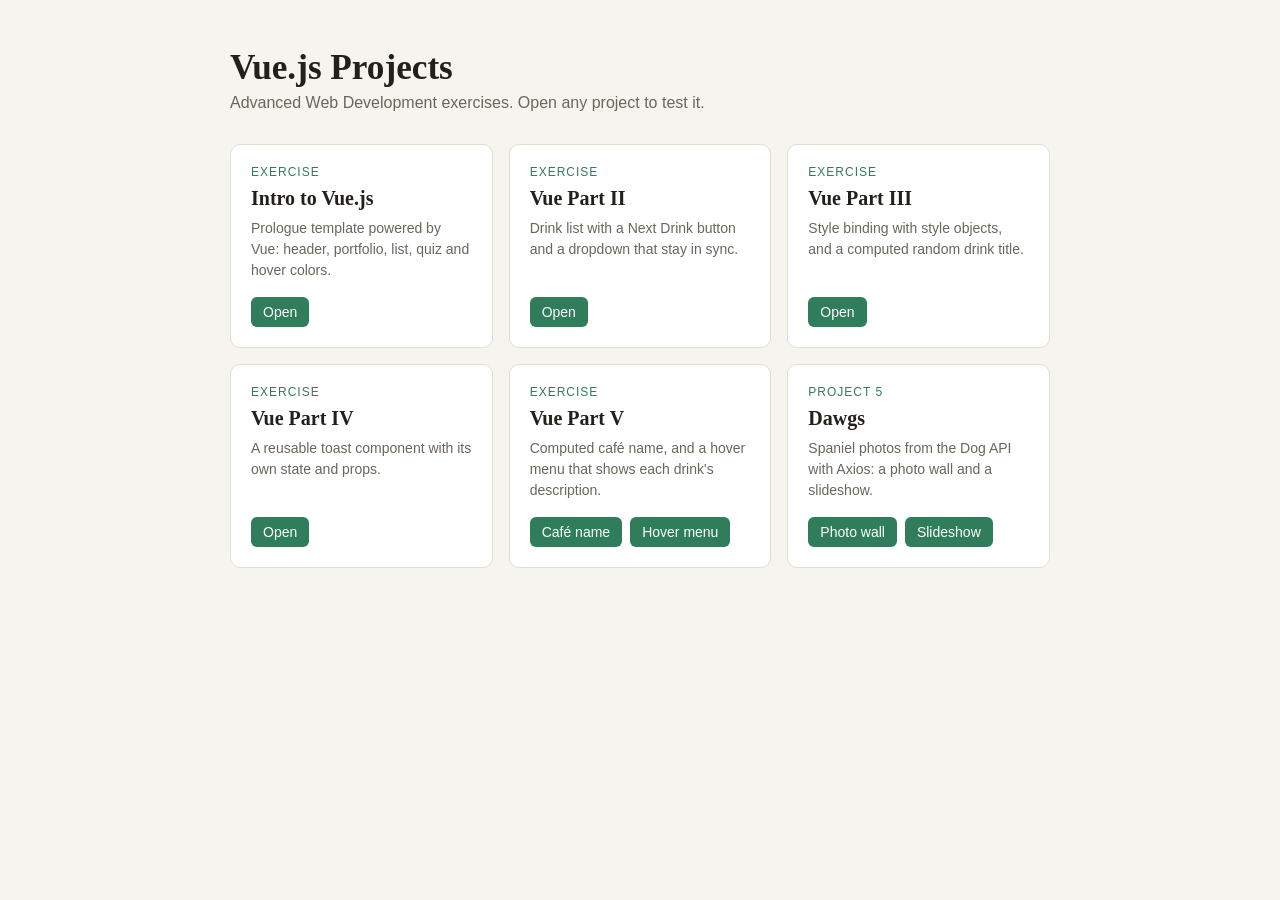
<file: index.html>
<!DOCTYPE html>
<html lang="en">
<head>
    <meta charset="UTF-8">
    <meta name="viewport" content="width=device-width, initial-scale=1.0">
    <title>Vue.js Projects</title>
    <style>
        :root { --bg: #f6f4ef; --card: #ffffff; --ink: #23201b; --muted: #6b655c; --line: #e3ded4; --accent: #2f7d5b; }
        * { box-sizing: border-box; }
        body { margin: 0; background: var(--bg); color: var(--ink); font-family: Georgia, "Times New Roman", serif; }
        .wrap { max-width: 860px; margin: 0 auto; padding: 48px 20px 64px; }
        h1 { font-size: 2.2rem; margin: 0 0 6px; }
        .sub { color: var(--muted); margin: 0 0 32px; font-family: Arial, sans-serif; }
        .grid { display: grid; grid-template-columns: repeat(auto-fit, minmax(240px, 1fr)); gap: 16px; }
        .card { background: var(--card); border: 1px solid var(--line); border-radius: 10px; padding: 20px; display: flex; flex-direction: column; gap: 8px; }
        .tag { font-family: Arial, sans-serif; font-size: 12px; letter-spacing: 1px; text-transform: uppercase; color: var(--accent); }
        .card h2 { font-size: 1.25rem; margin: 0; }
        .card p { font-family: Arial, sans-serif; font-size: 14px; color: var(--muted); margin: 0; line-height: 1.5; }
        .links { margin-top: auto; padding-top: 8px; display: flex; flex-wrap: wrap; gap: 8px; }
        .links a { font-family: Arial, sans-serif; font-size: 14px; text-decoration: none; color: #fff; background: var(--accent); padding: 7px 12px; border-radius: 6px; }
        .links a:hover { background: #245f45; }
    </style>
</head>
<body>
    <div class="wrap">
        <h1>Vue.js Projects</h1>
        <p class="sub">Advanced Web Development exercises. Open any project to test it.</p>

        <div class="grid">
            <div class="card">
                <span class="tag">Exercise</span>
                <h2>Intro to Vue.js</h2>
                <p>Prologue template powered by Vue: header, portfolio, list, quiz and hover colors.</p>
                <div class="links"><a href="Exercise%201%20-%20Intro%20to%20Vue%20(vueOne)/index.html">Open</a></div>
            </div>

            <div class="card">
                <span class="tag">Exercise</span>
                <h2>Vue Part II</h2>
                <p>Drink list with a Next Drink button and a dropdown that stay in sync.</p>
                <div class="links"><a href="vue-part-2/vue2.html">Open</a></div>
            </div>

            <div class="card">
                <span class="tag">Exercise</span>
                <h2>Vue Part III</h2>
                <p>Style binding with style objects, and a computed random drink title.</p>
                <div class="links"><a href="vue-part-3/VueIII.html">Open</a></div>
            </div>

            <div class="card">
                <span class="tag">Exercise</span>
                <h2>Vue Part IV</h2>
                <p>A reusable toast component with its own state and props.</p>
                <div class="links"><a href="vue-part-4/component.html">Open</a></div>
            </div>

            <div class="card">
                <span class="tag">Exercise</span>
                <h2>Vue Part V</h2>
                <p>Computed café name, and a hover menu that shows each drink's description.</p>
                <div class="links">
                    <a href="vue-part-5/cafe/cafe.html">Café name</a>
                    <a href="vue-part-5/Vue5_start/Vue5_start.html">Hover menu</a>
                </div>
            </div>

            <div class="card">
                <span class="tag">Project 5</span>
                <h2>Dawgs</h2>
                <p>Spaniel photos from the Dog API with Axios: a photo wall and a slideshow.</p>
                <div class="links">
                    <a href="dawgs/DawgsAPI.html">Photo wall</a>
                    <a href="dawgs/slideshow.html">Slideshow</a>
                </div>
            </div>
        </div>
    </div>
</body>
</html>
</file>
